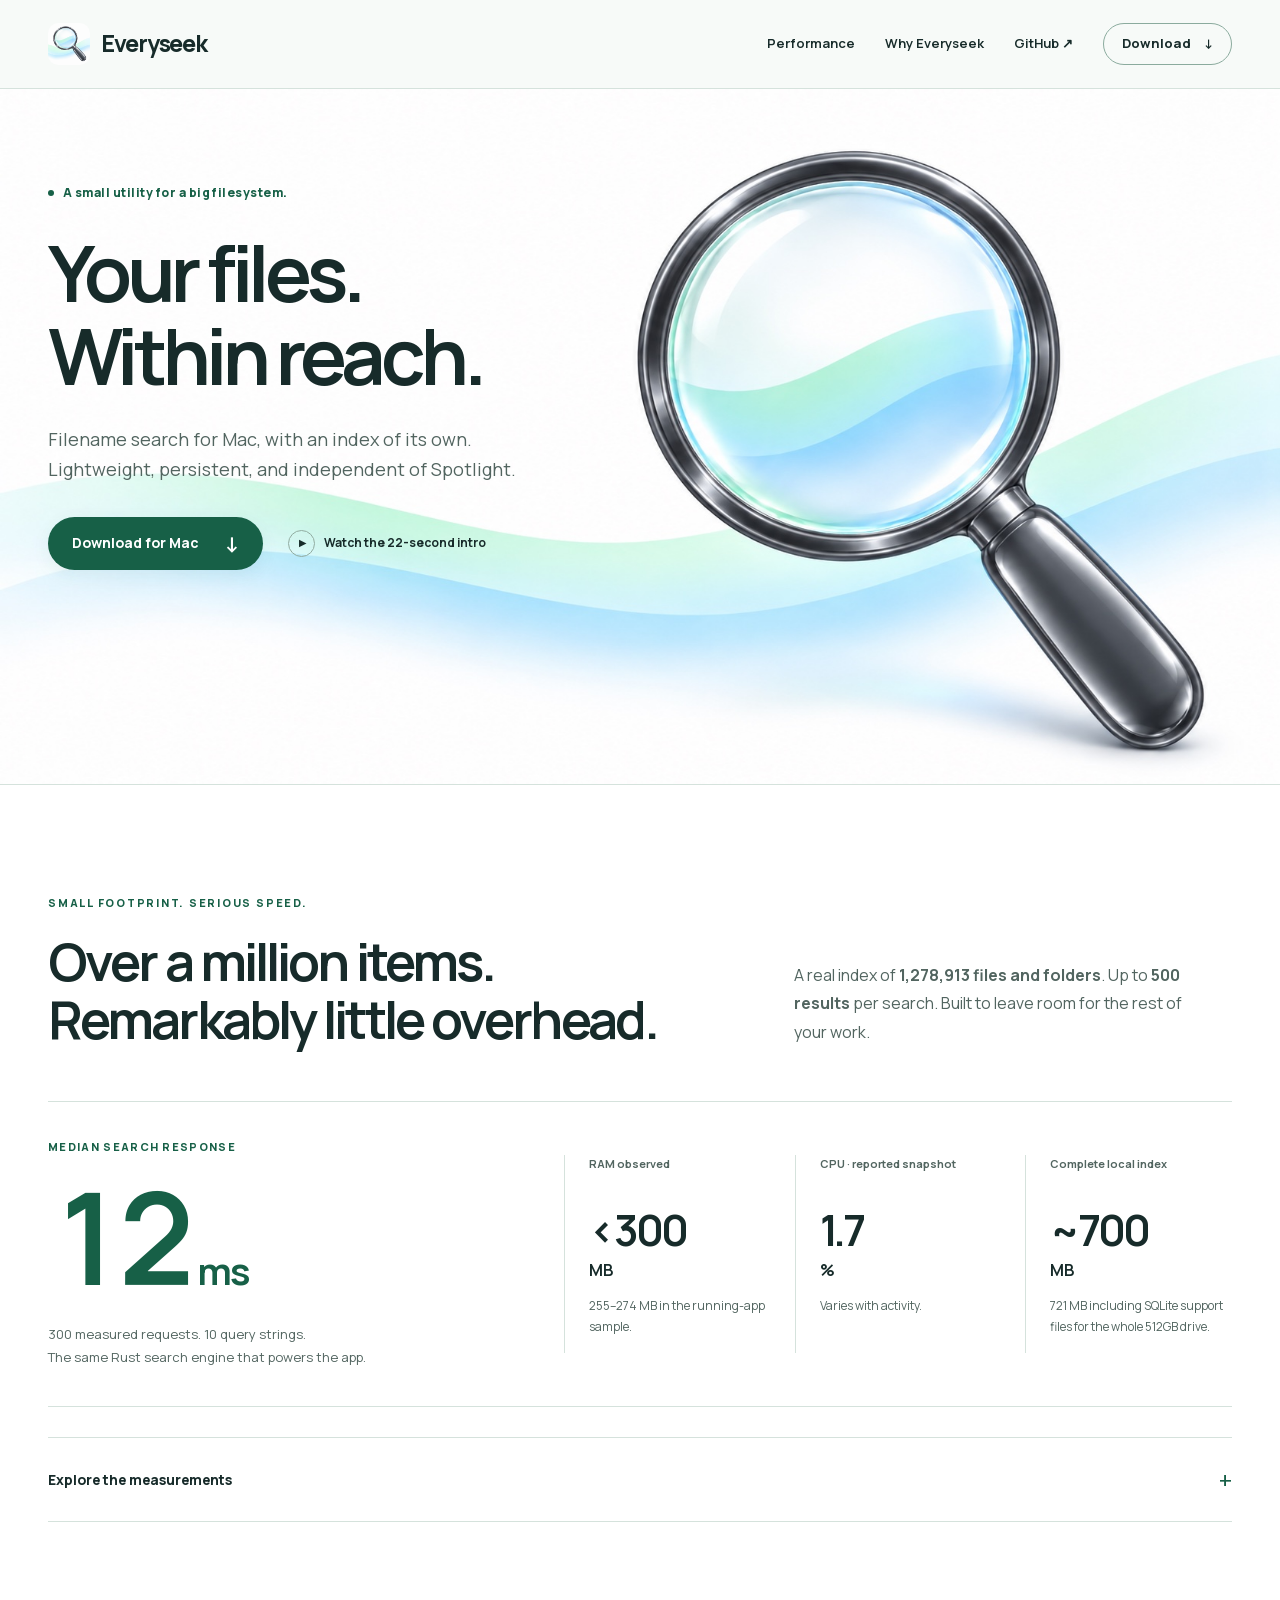
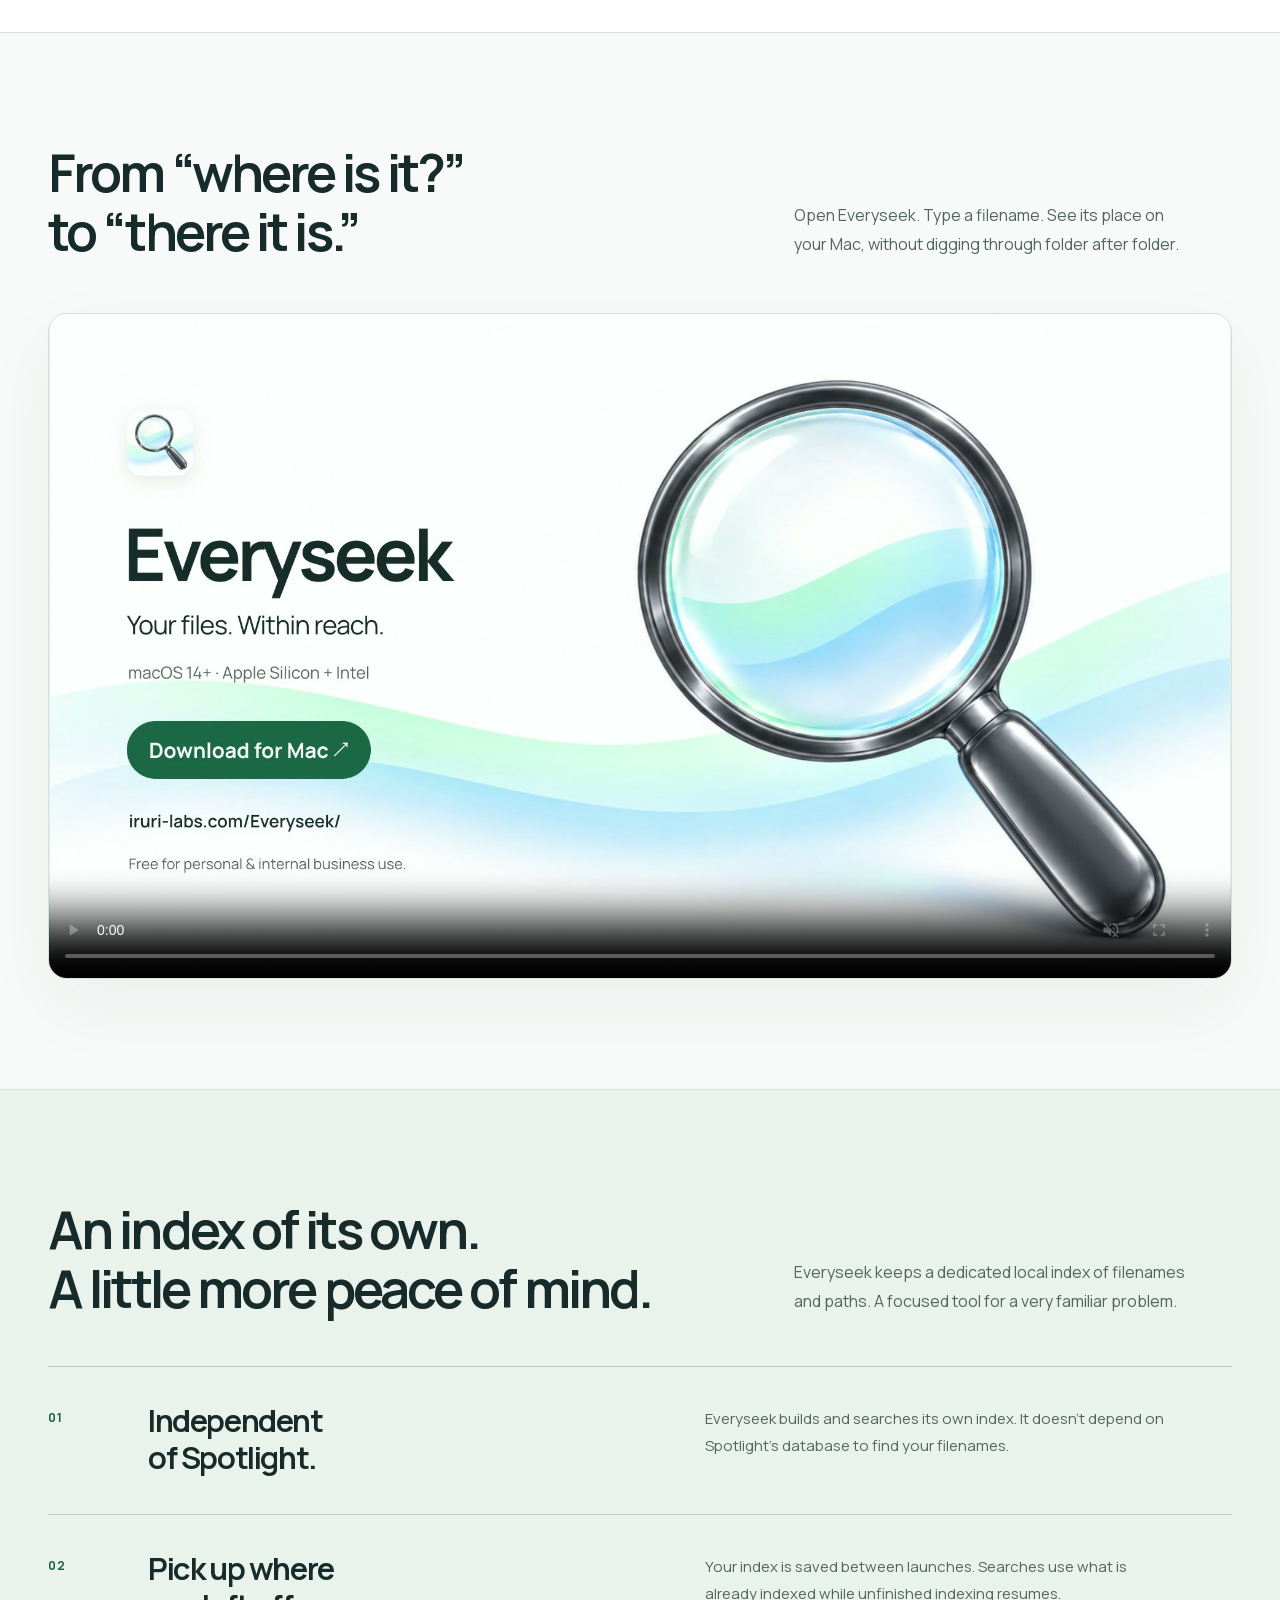
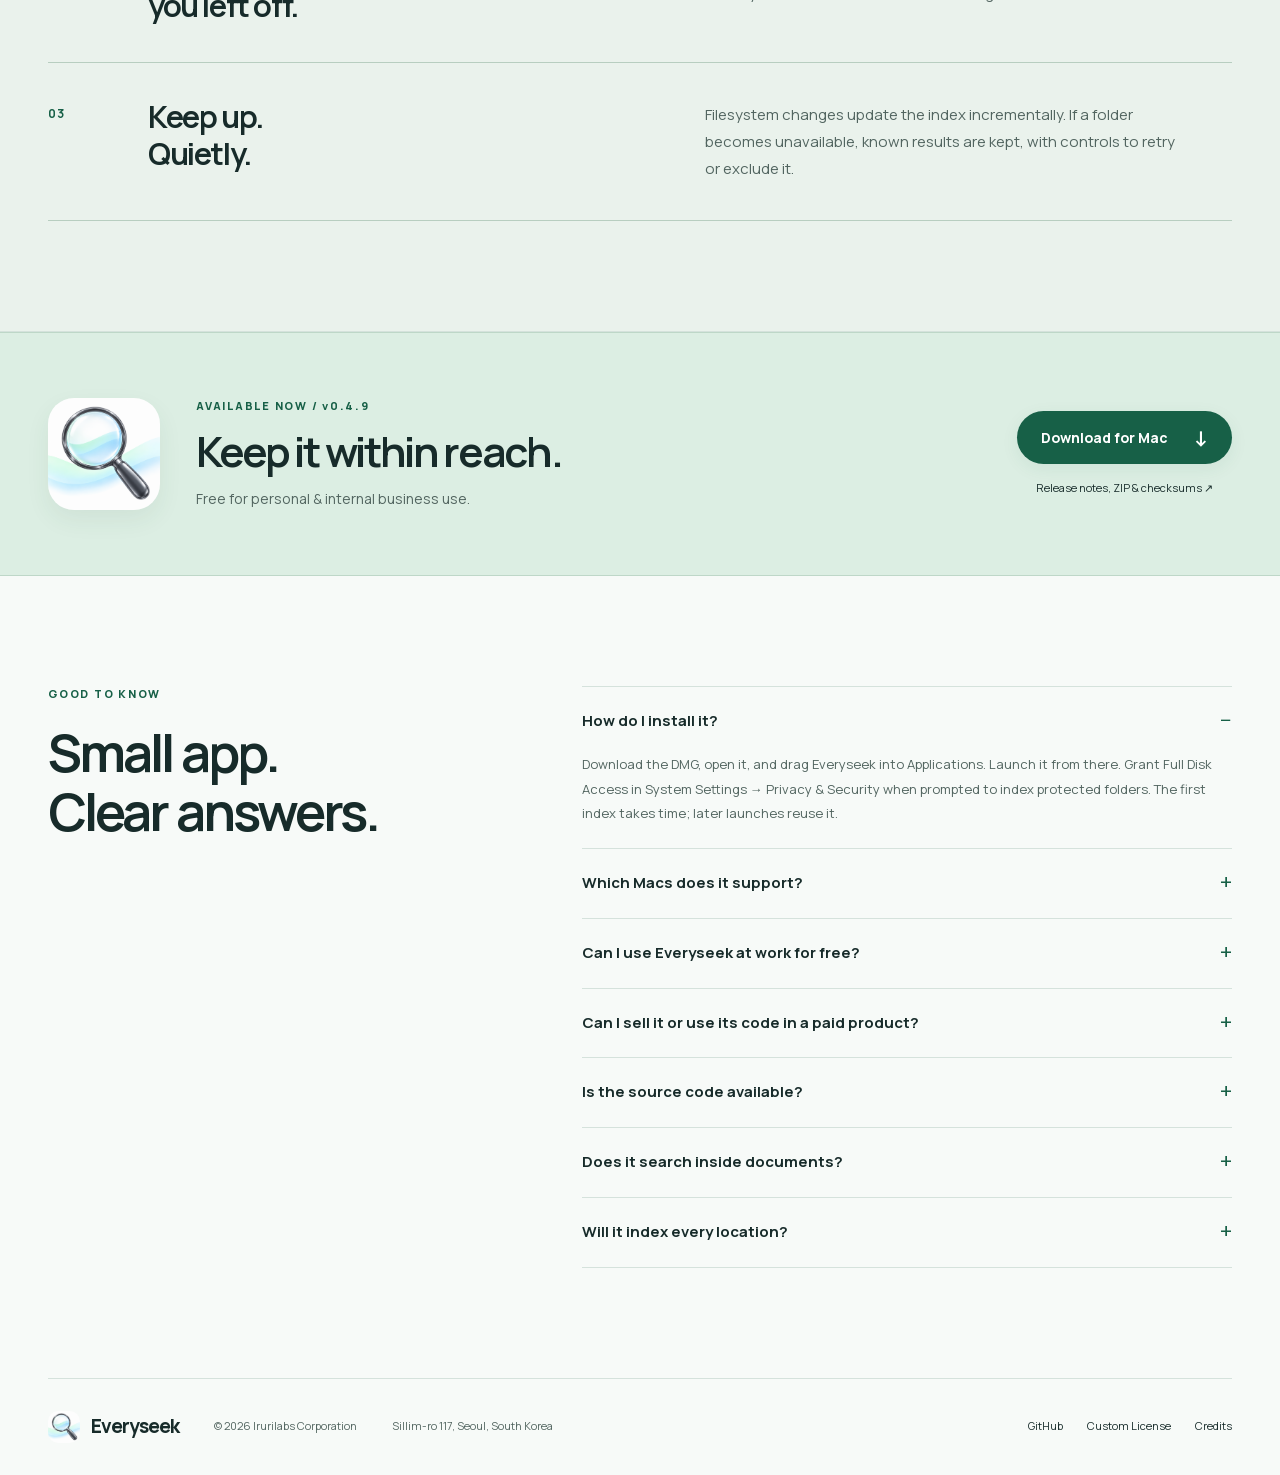
<file: site/index.html>
<!doctype html>
<html lang="en">
  <head>
    <meta charset="utf-8" />
    <meta name="viewport" content="width=device-width, initial-scale=1" />
    <meta name="theme-color" content="#f7faf8" />
    <title>Everyseek — Your files. Within reach.</title>
    <meta
      name="description"
      content="Filename search for Mac, free for personal and internal business use. An independent index, saved between launches and updated as files change. Download the Apple-notarized universal app."
    />
    <link rel="canonical" href="https://iruri-labs.com/Everyseek/" />
    <meta property="og:type" content="website" />
    <meta property="og:title" content="Everyseek — Your files. Within reach." />
    <meta
      property="og:description"
      content="A lightweight Mac search app with an index of its own. Source available, independent of Spotlight, and free for personal and internal business use."
    />
    <meta property="og:url" content="https://iruri-labs.com/Everyseek/" />
    <meta
      property="og:image"
      content="https://iruri-labs.com/Everyseek/assets/launch-poster.jpg"
    />
    <meta property="og:image:width" content="1920" />
    <meta property="og:image:height" content="1080" />
    <meta name="twitter:card" content="summary_large_image" />
    <link rel="icon" href="assets/app-icon.png" type="image/png" />
    <link
      rel="preload"
      href="assets/manrope.woff2"
      as="font"
      type="font/woff2"
      crossorigin
    />
    <link rel="stylesheet" href="styles.css" />
    <script src="script.js" defer></script>
  </head>
  <body>
    <a class="skip-link" href="#main">Skip to content</a>
    <header class="site-header">
      <nav class="nav shell" aria-label="Main navigation">
        <a class="wordmark" href="./" aria-label="Everyseek home"
          ><img src="assets/app-icon.png" width="42" height="42" alt="" /><span
            >Everyseek</span
          ></a
        >
        <div class="nav-links">
          <a href="#performance">Performance</a>
          <a href="#why">Why Everyseek</a>
          <a href="https://github.com/iruri-labs/Everyseek"
            >GitHub <span aria-hidden="true">↗</span></a
          >
        </div>
        <a
          class="nav-download"
          href="https://github.com/iruri-labs/Everyseek/releases/download/v0.4.9/Everyseek-0.4.9-universal.dmg"
          >Download <span aria-hidden="true">↓</span></a
        >
      </nav>
    </header>
    <main id="main">
      <section class="hero" aria-labelledby="hero-title">
        <img
          class="hero-art"
          src="assets/hero.jpg"
          width="1672"
          height="941"
          alt="A clear glass magnifier brings gentle mint and blue waves into focus."
          fetchpriority="high"
        />
        <div class="hero-content shell">
          <p class="eyebrow">
            <span class="status-dot" aria-hidden="true"></span> A small utility
            for a big filesystem.
          </p>
          <h1 id="hero-title">Your files.<br />Within reach.</h1>
          <p class="hero-description">
            Filename search for Mac, with an index of its own. Lightweight,
            persistent, and independent of Spotlight.
          </p>
          <div class="hero-actions">
            <a
              class="button primary"
              href="https://github.com/iruri-labs/Everyseek/releases/download/v0.4.9/Everyseek-0.4.9-universal.dmg"
              >Download for Mac <span aria-hidden="true">↓</span></a
            >
            <a class="watch-link" href="#film"
              ><span class="play-small" aria-hidden="true">▶</span> Watch the
              22-second intro</a
            >
          </div>
        </div>
      </section>

      <section
        class="performance-section"
        id="performance"
        aria-labelledby="performance-title"
      >
        <div class="shell section-space">
          <div class="section-heading">
            <div>
              <p class="eyebrow">SMALL FOOTPRINT. SERIOUS SPEED.</p>
              <h2 id="performance-title">
                Over a million items.<br />Remarkably little overhead.
              </h2>
            </div>
            <p>
              A real index of <strong>1,278,913 files and folders</strong>. Up
              to <strong>500 results</strong> per search. Built to leave room
              for the rest of your work.
            </p>
          </div>
          <div class="performance-grid">
            <div class="search-stat">
              <p class="stat-label">MEDIAN SEARCH RESPONSE</p>
              <p class="search-value">12<span>ms</span></p>
              <p class="stat-context">
                300 measured requests. 10 query strings.<br />The same Rust
                search engine that powers the app.
              </p>
            </div>
            <dl class="resource-stats">
              <div>
                <dt>RAM observed</dt>
                <dd>
                  &lt;300<span>MB</span>
                  <p>255–274 MB in the running-app sample.</p>
                </dd>
              </div>
              <div>
                <dt>CPU · reported snapshot</dt>
                <dd>
                  1.7<span>%</span>
                  <p>Varies with activity.</p>
                </dd>
              </div>
              <div>
                <dt>Complete local index</dt>
                <dd>
                  ~700<span>MB</span>
                  <p>
                    721 MB including SQLite support files for the whole 512GB
                    drive.
                  </p>
                </dd>
              </div>
            </dl>
          </div>
          <details class="benchmark-details">
            <summary>
              Explore the measurements <span aria-hidden="true">+</span>
            </summary>
            <div class="benchmark-body">
              <div class="benchmark-table-wrap">
                <table class="benchmark-table">
                  <caption>
                    30 requests per query · filename substring search ·
                    500-result cap
                  </caption>
                  <thead>
                    <tr>
                      <th scope="col">Search string</th>
                      <th scope="col">Results</th>
                      <th scope="col">Median</th>
                    </tr>
                  </thead>
                  <tbody>
                    <tr>
                      <th scope="row"><code>readme</code></th>
                      <td>500 + more</td>
                      <td>9.11 ms</td>
                    </tr>
                    <tr>
                      <th scope="row"><code>config</code></th>
                      <td>500 + more</td>
                      <td>25.62 ms</td>
                    </tr>
                    <tr>
                      <th scope="row"><code>report</code></th>
                      <td>500 + more</td>
                      <td>13.66 ms</td>
                    </tr>
                    <tr>
                      <th scope="row"><code>.pdf</code></th>
                      <td>500 + more</td>
                      <td>12.64 ms</td>
                    </tr>
                    <tr>
                      <th scope="row"><code>.png</code></th>
                      <td>500 + more</td>
                      <td>61.38 ms</td>
                    </tr>
                    <tr>
                      <th scope="row"><code>계획</code></th>
                      <td>240</td>
                      <td>1.86 ms</td>
                    </tr>
                    <tr>
                      <th scope="row"><code>보고서</code></th>
                      <td>176</td>
                      <td>1.52 ms</td>
                    </tr>
                    <tr>
                      <th scope="row"><code>정산</code></th>
                      <td>5</td>
                      <td>0.49 ms</td>
                    </tr>
                    <tr>
                      <th scope="row"><code>a</code></th>
                      <td>500 + more</td>
                      <td>850.78 ms</td>
                    </tr>
                    <tr>
                      <th scope="row"><code>zzzxq_no_match_20260919</code></th>
                      <td>0</td>
                      <td>3.90 ms</td>
                    </tr>
                  </tbody>
                </table>
              </div>
              <div class="benchmark-method">
                <h3>Real files. Repeatable numbers.</h3>
                <p>
                  We searched an isolated copy of an everyday-use index:
                  1,153,005 files and 125,908 folders. Each query ran 30 times
                  after warm-up, with the order shuffled between rounds.
                </p>
                <p>
                  The exact overall median was <strong>12.25 ms</strong>. Broad
                  searches do more work: the one-letter query <code>a</code>
                  took 851 ms median even with only 500 results returned.
                </p>
                <p>
                  Timed through the v0.4.9 release engine's CLI, including the
                  complete result response. The app adds a 40 ms input debounce
                  and rendering. RAM was sampled separately on the installed
                  v0.4.7 app; the 1.7% CPU snapshot was user-reported.
                </p>
                <a
                  href="https://github.com/iruri-labs/Everyseek/blob/main/docs/PERFORMANCE.md"
                  >Method, raw samples &amp; reproduction steps
                  <span aria-hidden="true">↗</span></a
                >
              </div>
            </div>
          </details>
        </div>
      </section>

      <section
        class="film-section shell section-space"
        id="film"
        aria-labelledby="film-title"
      >
        <div class="section-heading">
          <div>
            <h2 id="film-title">From “where is it?”<br />to “there it is.”</h2>
          </div>
          <p>
            Open Everyseek. Type a filename. See its place on your Mac, without
            digging through folder after folder.
          </p>
        </div>
        <figure class="film-frame">
          <video
            id="launch-film"
            controls
            autoplay
            muted
            playsinline
            preload="auto"
            poster="assets/launch-poster.jpg"
            width="1920"
            height="1080"
            aria-label="Everyseek introduction, 22 seconds"
          >
            <source src="assets/everyseek-intro.mp4" type="video/mp4" />
            <track
              kind="captions"
              src="assets/intro-en.vtt"
              srclang="en"
              label="English"
            />
            <p>
              Your browser does not support embedded video.
              <a href="assets/everyseek-intro.mp4"
                >Download the introduction.</a
              >
            </p>
          </video>
        </figure>
      </section>

      <section class="why-section" id="why" aria-labelledby="why-title">
        <div class="shell section-space">
          <div class="section-heading">
            <div>
              <h2 id="why-title">
                An index of its own.<br />A little more peace of mind.
              </h2>
            </div>
            <p>
              Everyseek keeps a dedicated local index of filenames and paths. A
              focused tool for a very familiar problem.
            </p>
          </div>
          <div class="benefit-list">
            <article class="benefit reveal">
              <span class="benefit-number">01</span>
              <h3>
                Independent<br />
                of Spotlight.
              </h3>
              <p>
                Everyseek builds and searches its own index. It doesn't depend
                on Spotlight's database to find your filenames.
              </p>
            </article>
            <article class="benefit reveal">
              <span class="benefit-number">02</span>
              <h3>
                Pick up where<br />
                you left off.
              </h3>
              <p>
                Your index is saved between launches. Searches use what is
                already indexed while unfinished indexing resumes.
              </p>
            </article>
            <article class="benefit reveal">
              <span class="benefit-number">03</span>
              <h3>
                Keep up.<br />
                Quietly.
              </h3>
              <p>
                Filesystem changes update the index incrementally. If a folder
                becomes unavailable, known results are kept, with controls to
                retry or exclude it.
              </p>
            </article>
          </div>
        </div>
      </section>

      <section
        class="download-section"
        id="download"
        aria-labelledby="download-title"
      >
        <div class="shell download-inner">
          <img
            src="assets/app-icon.png"
            width="112"
            height="112"
            alt=""
            loading="lazy"
          />
          <div>
            <p class="eyebrow">AVAILABLE NOW / v0.4.9</p>
            <h2 id="download-title">Keep it within reach.</h2>
            <p>Free for personal &amp; internal business use.</p>
          </div>
          <div class="download-actions">
            <a
              class="button primary"
              href="https://github.com/iruri-labs/Everyseek/releases/download/v0.4.9/Everyseek-0.4.9-universal.dmg"
              >Download for Mac <span aria-hidden="true">↓</span></a
            ><a
              class="text-link"
              href="https://github.com/iruri-labs/Everyseek/releases/latest"
              >Release notes, ZIP &amp; checksums
              <span aria-hidden="true">↗</span></a
            >
          </div>
        </div>
      </section>

      <section
        class="faq-section shell section-space"
        aria-labelledby="faq-title"
      >
        <div>
          <p class="eyebrow">GOOD TO KNOW</p>
          <h2 id="faq-title">Small app.<br />Clear answers.</h2>
        </div>
        <div class="faq-list">
          <details open>
            <summary>How do I install it?</summary>
            <p>
              Download the DMG, open it, and drag Everyseek into Applications.
              Launch it from there. Grant Full Disk Access in System Settings →
              Privacy &amp; Security when prompted to index protected folders.
              The first index takes time; later launches reuse it.
            </p>
          </details>
          <details>
            <summary>Which Macs does it support?</summary>
            <p>
              macOS 14 Sonoma or later, on Apple Silicon and Intel. The same
              universal download supports both. The app and DMG are Developer ID
              signed and notarized by Apple.
            </p>
          </details>
          <details>
            <summary>Can I use Everyseek at work for free?</summary>
            <p>
              Yes. Personal use and internal company use are free, including at
              for-profit businesses. You may deploy it to your team and modify
              it for internal operations. Finding files for paid work does not
              require a commercial license.
            </p>
          </details>
          <details>
            <summary>Can I sell it or use its code in a paid product?</summary>
            <p>
              Selling the app or a modified version, including covered code in a
              paid product, or offering paid hosting, API access, or other
              monetized services requires prior written permission from
              Irurilabs Corp.
              <a href="https://github.com/iruri-labs/Everyseek/issues"
                >Request commercial permission.</a
              >
            </p>
          </details>
          <details>
            <summary>Is the source code available?</summary>
            <p>
              Yes, under the
              <a
                href="https://github.com/iruri-labs/Everyseek/blob/main/LICENSE"
                >Everyseek License 1.0</a
              >. Free redistribution with the required notices is allowed when
              it is not monetized. These commercial restrictions mean the
              current license is not an OSI-approved open-source license. All
              original Everyseek additions and modifications in this
              distribution use Everyseek License 1.0. Original EverythingMac
              portions retain MIT; MIT is not an alternative license for
              Everyseek's contributions.
              <a href="https://github.com/iruri-labs/Everyseek/blob/main/NOTICE"
                >Read the licensing notice.</a
              >
            </p>
          </details>
          <details>
            <summary>Does it search inside documents?</summary>
            <p>
              Everyseek focuses on filenames and paths. It does not index
              document contents. It is useful when you remember all or part of a
              file's name.
            </p>
          </details>
          <details>
            <summary>Will it index every location?</summary>
            <p>
              Access depends on macOS permissions and your exclusions. System
              folders and your user Library are excluded by default; you can
              edit the list. Mounted local drives can be included by removing
              /Volumes from exclusions. Network volumes and remote-only cloud
              inventories are not guaranteed.
            </p>
          </details>
        </div>
      </section>
    </main>
    <footer class="footer shell">
      <a class="wordmark" href="./"
        ><img src="assets/app-icon.png" width="32" height="32" alt="" /><span
          >Everyseek</span
        ></a
      >
      <p>© 2026 Irurilabs Corporation</p>
      <p>Sillim-ro 117, Seoul, South Korea</p>
      <div>
        <a href="https://github.com/iruri-labs/Everyseek">GitHub</a
        ><a href="https://github.com/iruri-labs/Everyseek/blob/main/LICENSE"
          >Custom License</a
        ><a href="credits.html">Credits</a>
      </div>
    </footer>
  </body>
</html>
</file>
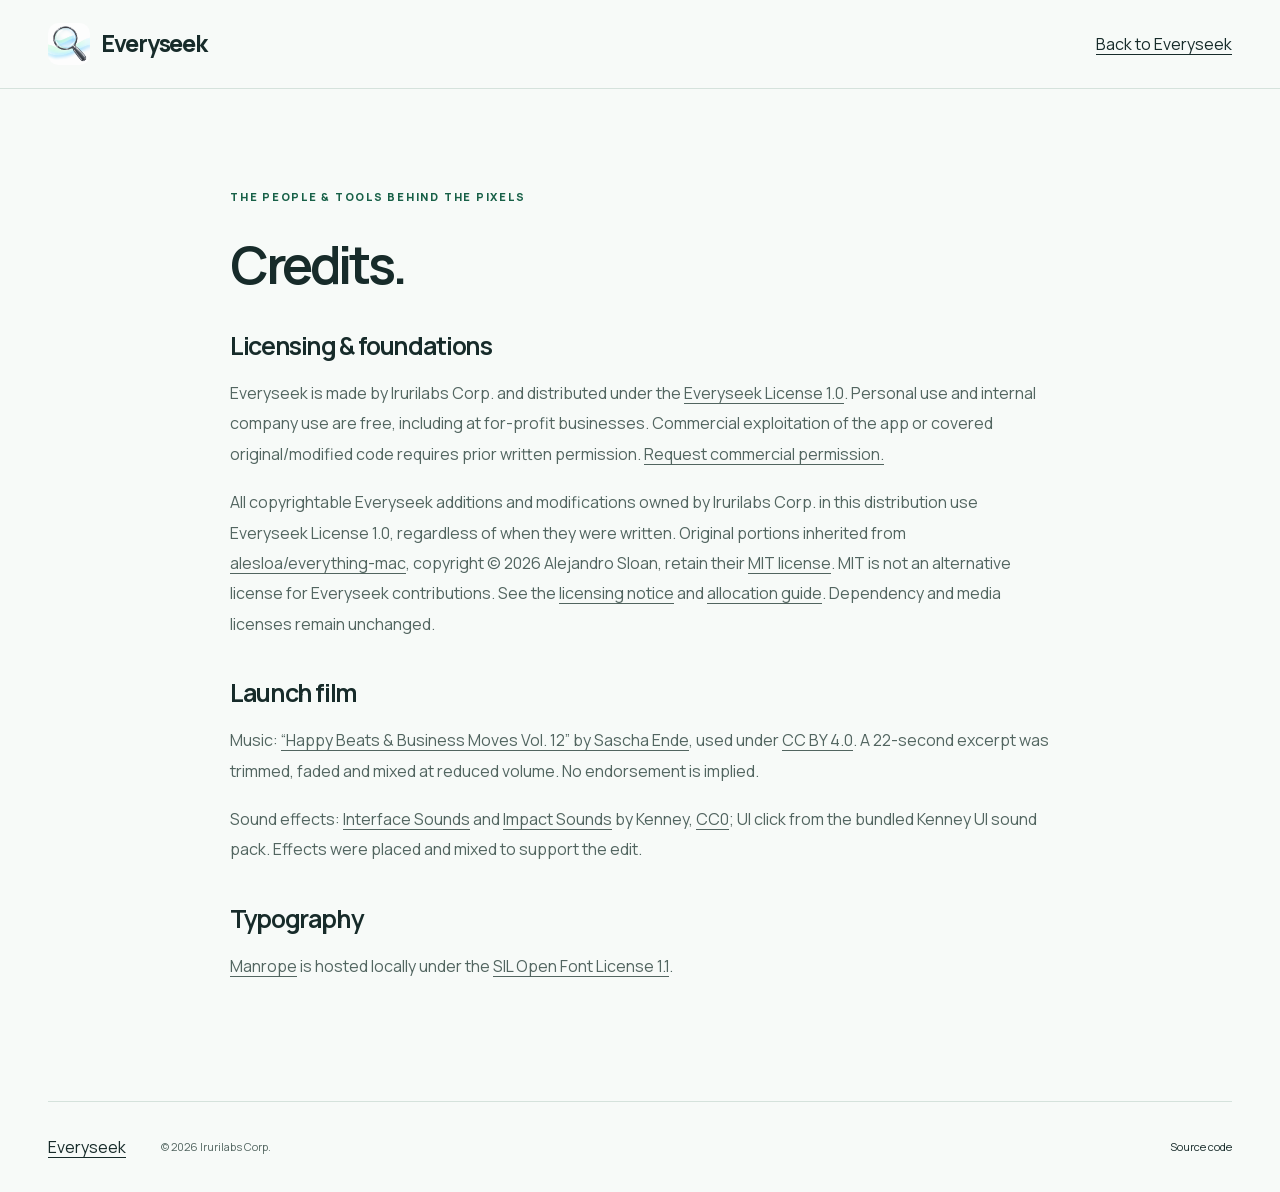
<file: site/credits.html>
<!doctype html>
<html lang="en"><head><meta charset="utf-8"><meta name="viewport" content="width=device-width, initial-scale=1"><title>Credits — Everyseek</title><link rel="icon" href="assets/app-icon.png"><link rel="stylesheet" href="styles.css"></head>
<body><header class="site-header"><nav class="nav shell" aria-label="Navigation"><a class="wordmark" href="./"><img src="assets/app-icon.png" width="42" height="42" alt=""><span>Everyseek</span></a><a href="./">Back to Everyseek</a></nav></header>
<main class="shell credits-main"><p class="eyebrow">THE PEOPLE &amp; TOOLS BEHIND THE PIXELS</p><h1>Credits.</h1>
<h2>Licensing &amp; foundations</h2>
<p>Everyseek is made by Irurilabs Corp. and distributed under the <a href="https://github.com/iruri-labs/Everyseek/blob/main/LICENSE">Everyseek License 1.0</a>. Personal use and internal company use are free, including at for-profit businesses. Commercial exploitation of the app or covered original/modified code requires prior written permission. <a href="https://github.com/iruri-labs/Everyseek/issues">Request commercial permission.</a></p>
<p>All copyrightable Everyseek additions and modifications owned by Irurilabs Corp. in this distribution use Everyseek License 1.0, regardless of when they were written. Original portions inherited from <a href="https://github.com/alesloa/everything-mac">alesloa/everything-mac</a>, copyright © 2026 Alejandro Sloan, retain their <a href="https://github.com/iruri-labs/Everyseek/blob/main/LICENSES/upstream-everything-mac-MIT.txt">MIT license</a>. MIT is not an alternative license for Everyseek contributions. See the <a href="https://github.com/iruri-labs/Everyseek/blob/main/NOTICE">licensing notice</a> and <a href="https://github.com/iruri-labs/Everyseek/blob/main/LICENSES/README.md">allocation guide</a>. Dependency and media licenses remain unchanged.</p>
<h2>Launch film</h2>
<p>Music: <a href="https://ende.app/en/song/12881-happy-beats-business-moves-vol-12">“Happy Beats &amp; Business Moves Vol. 12” by Sascha Ende</a>, used under <a href="https://creativecommons.org/licenses/by/4.0/">CC BY 4.0</a>. A 22-second excerpt was trimmed, faded and mixed at reduced volume. No endorsement is implied.</p>
<p>Sound effects: <a href="https://kenney.nl/assets/interface-sounds">Interface Sounds</a> and <a href="https://kenney.nl/assets/impact-sounds">Impact Sounds</a> by Kenney, <a href="https://creativecommons.org/publicdomain/zero/1.0/">CC0</a>; UI click from the bundled Kenney UI sound pack. Effects were placed and mixed to support the edit.</p>
<h2>Typography</h2>
<p><a href="https://github.com/google/fonts/tree/main/ofl/manrope">Manrope</a> is hosted locally under the <a href="assets/Manrope-OFL.txt">SIL Open Font License 1.1</a>.</p>
</main><footer class="footer shell"><a href="./">Everyseek</a><p>© 2026 Irurilabs Corp.</p><div><a href="https://github.com/iruri-labs/Everyseek">Source code</a></div></footer></body></html>
</file>
<file: site/styles.css>
@font-face{font-family:Manrope;src:url("assets/manrope.woff2") format("woff2");font-style:normal;font-weight:400 800;font-display:swap}
:root{--paper:#f7faf8;--white:#fff;--ink:#172b2a;--muted:#526560;--green:#176047;--line:#d5e2dc;--mint:#e8f3ed;--blue:#276a90}
*{box-sizing:border-box}html{scroll-behavior:smooth;scroll-padding-top:96px}body{margin:0;background:var(--paper);color:var(--ink);font-family:Manrope,sans-serif;font-size:16px;line-height:1.65}a{color:inherit;text-underline-offset:4px}button,summary{font:inherit}button,a,summary{-webkit-tap-highlight-color:transparent}a:focus-visible,button:focus-visible,summary:focus-visible,video:focus-visible{outline:3px solid var(--blue);outline-offset:5px}img,video{max-width:100%;display:block}h1,h2,h3,p,figure{margin:0}h1,h2,h3{line-height:1.12;font-weight:650;letter-spacing:-.055em}h2{font-size:clamp(34px,4.1vw,54px)}h3{font-size:32px}p{color:var(--muted)}.shell{width:min(1240px,calc(100% - 96px));margin-inline:auto}.section-space{padding-block:110px}.eyebrow{font-size:11px;letter-spacing:.16em;font-weight:800;color:var(--green);line-height:1.5}.skip-link{position:fixed;top:12px;left:16px;padding:10px 18px;background:var(--ink);color:#fff;z-index:50;transform:translateY(-150%)}.skip-link:focus{transform:none}.site-header{background:rgba(247,250,248,.96);border-bottom:1px solid var(--line);position:relative;z-index:10}.nav{height:88px;display:flex;align-items:center;justify-content:space-between;gap:30px}.wordmark{display:inline-flex;align-items:center;gap:11px;font-size:23px;font-weight:750;letter-spacing:-.055em;text-decoration:none}.wordmark img{border-radius:10px}.nav-links{display:flex;gap:30px;align-items:center;font-size:13px;font-weight:650;margin-left:auto}.nav-links a{text-decoration:none}.nav-links a:hover{color:var(--green)}.nav-download{text-decoration:none;font-size:13px;font-weight:750;border:1px solid #8bab9e;padding:9px 18px;border-radius:30px;white-space:nowrap}.nav-download span{margin-left:10px}.nav-download:hover{background:var(--mint)}.hero{position:relative;isolation:isolate;background:#fff;min-height:695px;overflow:hidden}.hero-art{position:absolute;inset:0;width:100%;height:100%;object-fit:cover;object-position:center;z-index:-1}.hero-content{padding-top:95px;padding-bottom:94px;animation:arrive .75s both}.hero .eyebrow{display:flex;align-items:center;gap:9px;text-transform:none;letter-spacing:.04em;font-size:12px}.status-dot{width:6px;height:6px;border-radius:50%;background:var(--green)}h1{font-size:clamp(58px,6.1vw,88px);letter-spacing:-.065em;line-height:1.06;margin-top:29px;max-width:660px}.hero-description{max-width:490px;font-size:18px;line-height:1.7;margin-top:27px}.hero-actions{display:flex;align-items:center;gap:25px;margin-top:32px;flex-wrap:wrap}.button{display:inline-flex;align-items:center;justify-content:center;gap:25px;padding:16px 24px;border-radius:40px;text-decoration:none;font-size:14px;font-weight:750;line-height:1.4;transition:background .2s,transform .2s;white-space:nowrap}.button.primary{background:var(--green);color:#fff;box-shadow:0 5px 18px #17604712}.button.primary:hover{background:#124c39;transform:translateY(-2px)}.button span{font-size:21px;line-height:1}.watch-link{font-size:12px;font-weight:700;text-decoration:none;display:flex;align-items:center;gap:9px}.watch-link:hover{text-decoration:underline}.play-small{width:27px;height:27px;border:1px solid #91aba0;border-radius:50%;display:grid;place-items:center;font-size:9px;padding-left:1px}.section-heading{display:grid;grid-template-columns:1.2fr .8fr;gap:90px;align-items:end;margin-bottom:52px}.section-heading .eyebrow{margin-bottom:20px}.section-heading>p{font-size:16px;max-width:395px;line-height:1.8;padding-bottom:2px}.film-frame{margin:0}.film-frame video{width:100%;height:auto;aspect-ratio:16/9;border-radius:19px;background:#e7eee9;border:1px solid var(--line);box-shadow:0 26px 75px #14392a0d}.why-section{background:#eaf2ec;border-block:1px solid var(--line)}.why-section .section-heading{margin-bottom:48px}.benefit-list{border-top:1px solid #b8cec0}.benefit{display:grid;grid-template-columns:70px 1fr 1fr;gap:30px;align-items:start;padding:35px 0 38px;border-bottom:1px solid #b8cec0}.benefit-number{font-size:12px;letter-spacing:.06em;color:var(--green);padding-top:6px;font-weight:700}.benefit h3{font-size:31px;letter-spacing:-.045em;line-height:1.2}.benefit p{font-size:15px;max-width:470px;line-height:1.8;padding-top:3px}.download-section{background:#dceee3;border-block:1px solid #bed7c8}.download-inner{display:grid;grid-template-columns:112px 1fr auto;align-items:center;gap:36px;padding-block:65px}.download-inner>img{border-radius:26px;box-shadow:0 10px 24px #285a3912}.download-inner h2{font-size:42px;margin-top:13px}.download-inner p:not(.eyebrow){font-size:14px;margin-top:12px}.download-actions{display:flex;flex-direction:column;align-items:center;gap:15px}.text-link{font-size:11px;text-decoration:none}.text-link:hover{text-decoration:underline}.faq-section{display:grid;grid-template-columns:1fr 1.5fr;gap:100px}.faq-section .eyebrow{margin-bottom:20px}.faq-list{border-top:1px solid var(--line)}.faq-list details{border-bottom:1px solid var(--line);padding:22px 0}.faq-list summary{list-style:none;font-size:15px;font-weight:700;cursor:pointer;display:flex;gap:20px;justify-content:space-between}.faq-list summary::-webkit-details-marker{display:none}.faq-list summary::after{content:"+";font-weight:400;font-size:22px;line-height:1;flex-shrink:0;color:var(--green)}.faq-list details[open] summary::after{content:"−"}.faq-list p{font-size:13px;line-height:1.9;margin-top:18px;padding-right:20px}.footer{border-top:1px solid var(--line);display:flex;align-items:center;gap:35px;padding-block:32px}.footer .wordmark{font-size:19px}.footer p{font-size:11px}.footer>div{margin-left:auto;display:flex;gap:24px;font-size:11px}.footer>div a{text-decoration:none}.footer>div a:hover{text-decoration:underline}.credits-main{max-width:820px;padding-block:80px 120px}.credits-main h1{font-size:52px}.credits-main h2{font-size:25px;margin-top:40px;margin-bottom:12px}.credits-main p{margin-top:18px;line-height:1.9}.reveal{transition:opacity .6s,transform .6s}.reveal.pending{opacity:0;transform:translateY(18px)}@keyframes arrive{from{opacity:0;transform:translateY(15px)}to{opacity:1;transform:translateY(0)}}
@media(min-width:1600px){.hero-art{object-fit:contain}.hero{max-width:1800px;margin:auto}}
@media(max-width:1050px){.shell{width:calc(100% - 64px)}.nav-links{gap:19px}.hero{min-height:670px}.hero-content{padding-top:80px}.hero-art{object-position:46% center;opacity:.78}.hero-description{max-width:415px}.hero-actions{gap:18px}.hero h1{font-size:70px;max-width:550px}.watch-link{background:#ffffffb8;border-radius:20px;padding:4px 9px}.section-heading{gap:40px}.download-inner{grid-template-columns:86px 1fr;gap:25px}.download-inner>img{width:86px;height:86px}.download-actions{grid-column:2;align-items:flex-start}.faq-section{gap:50px}.benefit{grid-template-columns:42px 1fr 1fr;gap:22px}.benefit h3{font-size:27px}}
@media(max-width:720px){.shell{width:calc(100% - 40px)}html{scroll-padding-top:24px}.nav{height:74px;gap:15px}.nav .wordmark{font-size:22px}.nav .wordmark img{width:36px;height:36px}.nav-links{display:none}.nav-download{font-size:12px;padding:8px 14px}.hero{min-height:860px}.hero-content{padding-top:48px;padding-bottom:0}.hero-art{top:460px;height:400px;object-fit:cover;object-position:83% center;opacity:1}.hero .eyebrow{font-size:10px;letter-spacing:.03em}.hero h1{font-size:clamp(52px,10.8vw,74px);margin-top:25px;max-width:100%}.hero-description{font-size:15px;max-width:400px;margin-top:23px;line-height:1.75}.hero-actions{margin-top:25px;gap:16px;align-items:flex-start;flex-direction:column}.watch-link{background:transparent;padding:0;font-size:11px}.button{padding:15px 23px}.section-space{padding-block:70px}.section-heading{grid-template-columns:1fr;gap:23px;margin-bottom:32px}.section-heading>p{font-size:14px;max-width:100%}.section-heading .eyebrow{margin-bottom:17px}h2{font-size:37px}.film-frame video{border-radius:12px}.benefit{grid-template-columns:32px 1fr;padding-block:26px;gap:12px 15px}.benefit h3{font-size:29px}.benefit h3 br{display:none}.benefit p{grid-column:2;font-size:13px;line-height:1.85}.benefit-number{padding-top:5px}.download-inner{grid-template-columns:1fr;gap:24px;padding-block:48px}.download-inner>img{width:80px;height:80px;border-radius:20px}.download-inner h2{font-size:37px}.download-actions{grid-column:auto;align-items:flex-start;margin-top:8px}.faq-section{grid-template-columns:1fr;gap:36px}.faq-list summary{font-size:14px}.faq-list p{font-size:12px;padding-right:8px}.footer{display:grid;grid-template-columns:1fr;gap:16px;padding-block:29px}.footer>div{margin-left:0;gap:22px}.footer p{font-size:10px}.credits-main h1{font-size:42px}}
@media(max-width:380px){.hero{min-height:875px}.hero-art{top:490px;height:385px}.hero h1{font-size:51px}.hero-description{font-size:14px}}
@media(prefers-reduced-motion:reduce){html{scroll-behavior:auto}*,*::before,*::after{animation:none!important;transition:none!important}.reveal.pending{opacity:1;transform:none}}

/* Performance: generous type and ruled metrics, in the site's mint palette. */
.performance-section{background:var(--white);border-block:1px solid var(--line)}
.performance-grid{display:grid;grid-template-columns:1fr 1.45fr;gap:56px;border-top:1px solid var(--line);border-bottom:1px solid var(--line);padding-block:36px;align-items:center}
.stat-label{font-size:11px;font-weight:800;letter-spacing:.12em;color:var(--green)}
.search-value{font-size:clamp(96px,10vw,144px);font-weight:650;line-height:1.1;letter-spacing:-.075em;color:var(--green);margin-block:10px 16px;font-variant-numeric:tabular-nums}
.search-value span{font-size:.3em;letter-spacing:-.04em;margin-left:10px}
.stat-context{font-size:13px;line-height:1.8}
.resource-stats{display:grid;grid-template-columns:repeat(3,minmax(0,1fr));margin:0;gap:24px}
.resource-stats>div{border-left:1px solid var(--line);padding-left:24px;min-width:0}
.resource-stats dt{font-size:11px;font-weight:700;line-height:1.6;color:var(--muted);min-height:36px}
.resource-stats dd{margin:14px 0 15px;font-size:clamp(30px,3.3vw,43px);font-weight:650;letter-spacing:-.065em;line-height:1.2;color:var(--ink);white-space:nowrap}
.resource-stats dd span{display:block;font-size:16px;letter-spacing:-.02em;margin-top:5px}
.resource-stats p{font-size:12px;line-height:1.8;font-weight:400;letter-spacing:normal;white-space:normal;margin-top:15px}
.performance-note{font-size:12px;line-height:1.9;max-width:1040px;margin-top:24px}
.benchmark-details{margin-top:30px;border-top:1px solid var(--line);border-bottom:1px solid var(--line)}
.benchmark-details summary{display:flex;justify-content:space-between;gap:20px;align-items:center;cursor:pointer;list-style:none;padding-block:22px;font-size:14px;font-weight:750}
.benchmark-details summary::-webkit-details-marker{display:none}
.benchmark-details summary>span{font-size:24px;font-weight:400;color:var(--green)}
.benchmark-details[open] summary>span{transform:rotate(45deg)}
.benchmark-body{display:grid;grid-template-columns:1fr 1fr;gap:65px;padding-bottom:32px}
.benchmark-table-wrap{overflow-x:auto}
.benchmark-table{border-collapse:collapse;width:100%;font-size:13px;text-align:left;font-variant-numeric:tabular-nums}
.benchmark-table caption{text-align:left;color:var(--muted);font-size:11px;line-height:1.8;padding-bottom:16px}
.benchmark-table th,.benchmark-table td{border-bottom:1px solid var(--line);padding:10px 12px 10px 0}
.benchmark-table thead th{font-size:11px;color:var(--muted)}
.benchmark-table tbody th{font-weight:500}
.benchmark-table td:last-child,.benchmark-table thead th:last-child{text-align:right;padding-right:0;white-space:nowrap}
.benchmark-table code{overflow-wrap:anywhere}
.benchmark-method h3{font-size:25px;letter-spacing:-.04em;margin-bottom:18px}
.benchmark-method p{font-size:13px;line-height:1.9;margin-bottom:16px}
.benchmark-method>a{font-size:12px;font-weight:700;color:var(--green)}
@media(max-width:1050px){.performance-grid{gap:32px;grid-template-columns:1fr 1.5fr}.resource-stats{gap:14px}.resource-stats>div{padding-left:16px}.resource-stats dd{font-size:33px}.benchmark-body{gap:35px}}
@media(max-width:720px){.performance-grid{grid-template-columns:1fr;gap:32px;padding-block:28px}.search-value{font-size:112px;margin-block:8px 10px}.resource-stats{gap:16px;border-top:1px solid var(--line);padding-top:26px}.resource-stats>div{padding-left:0;border-left:0}.resource-stats dd{font-size:clamp(28px,7.6vw,40px)}.resource-stats dt{font-size:10px}.resource-stats p{font-size:11px}.performance-note{font-size:11px}.benchmark-body{grid-template-columns:1fr;gap:28px}.benchmark-table{font-size:12px}.benchmark-method h3{font-size:26px}}
</file>
